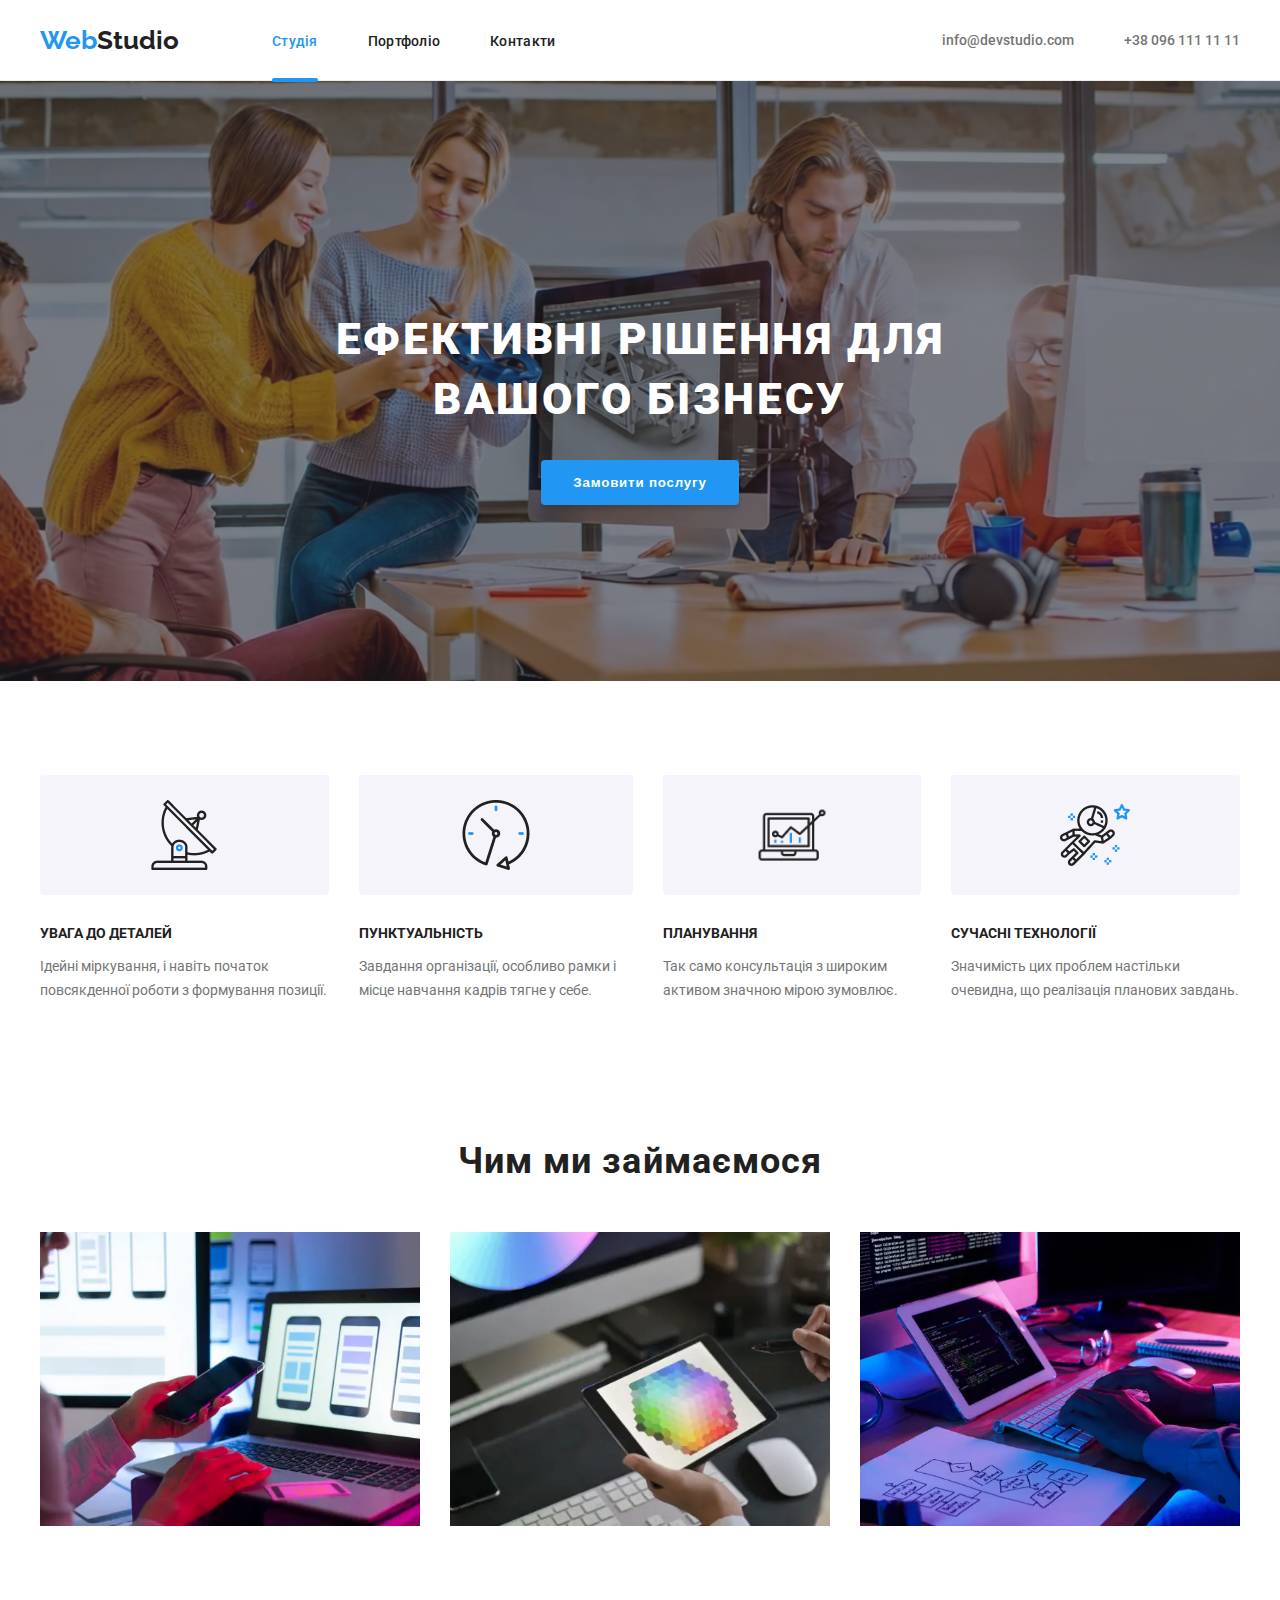
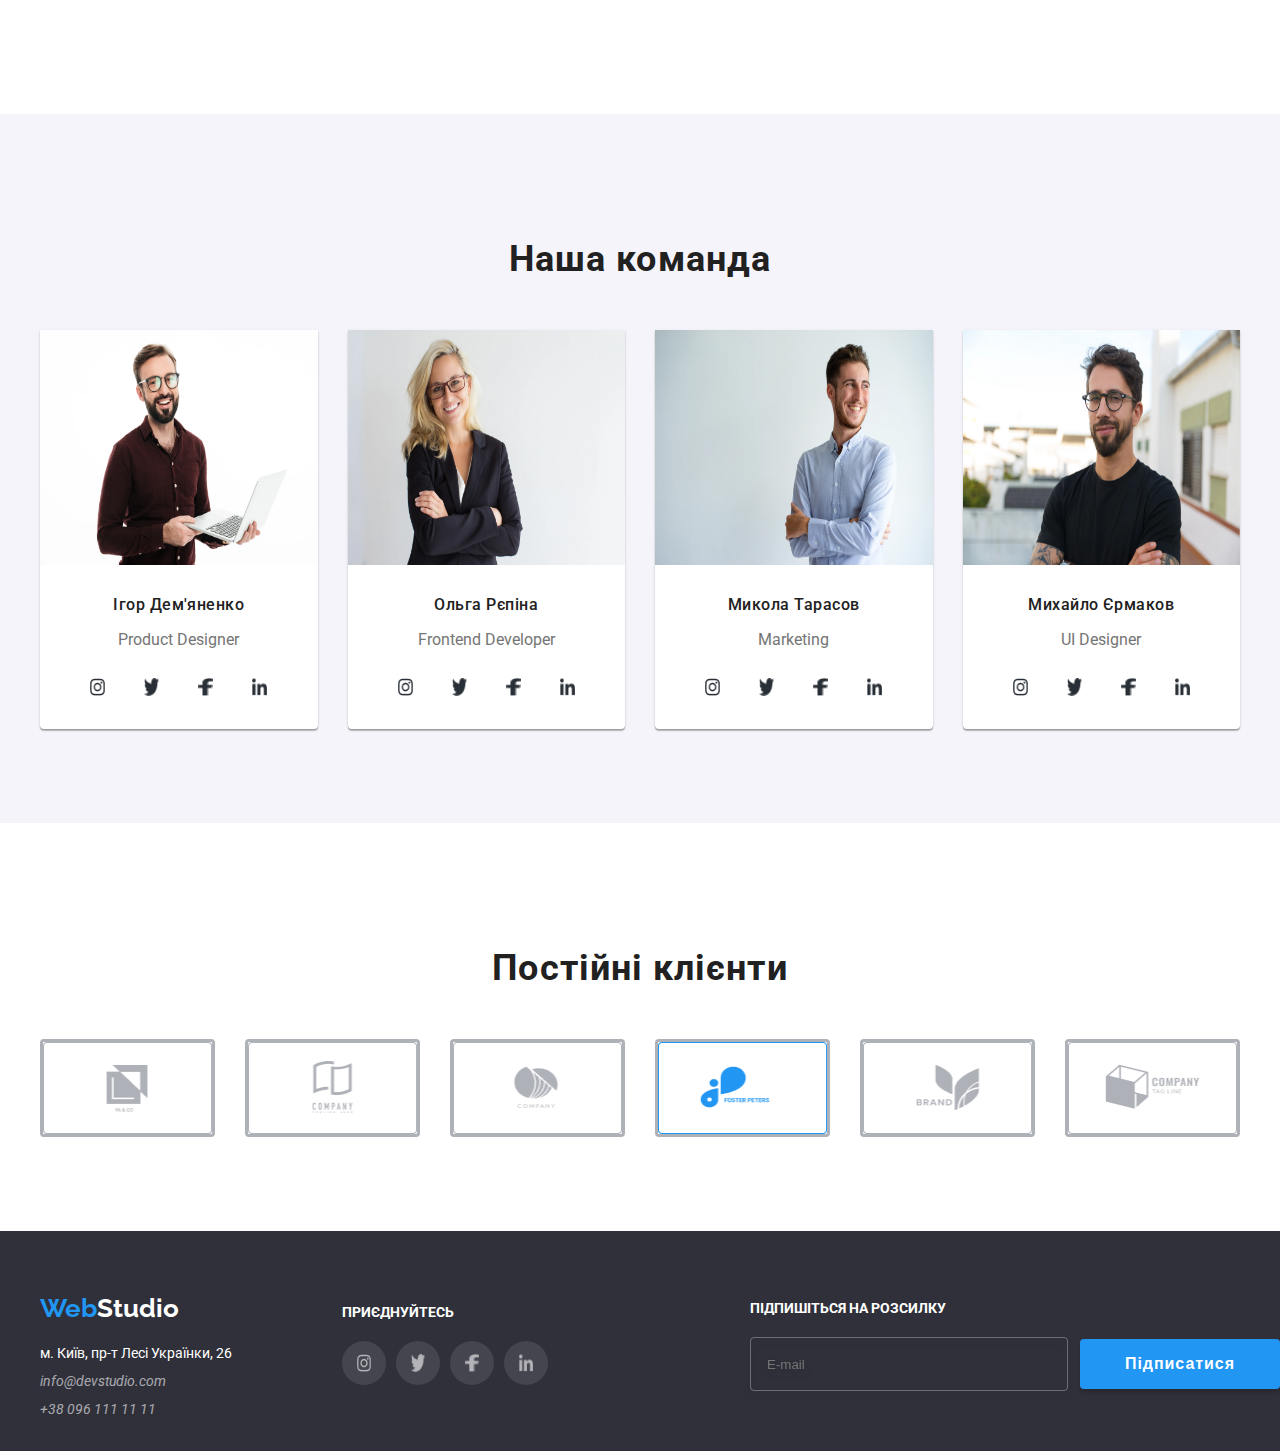
<file: index.html>
<!DOCTYPE html>
<html lang="uk">
  <head>
    <meta charset="UTF-8" />
    <meta name="viewport" content="width=device-width, initial-scale=1.0" />
    <title>WebStudio - Студія</title>
    <link rel="stylesheet" href="style.css" />
    <link
      href="https://fonts.googleapis.com/css2?family=Raleway:wght@700&family=Roboto:wght@400;500;700;900&display=swap"
      rel="stylesheet"
    />
  </head>
  <body>
    <header class="header">
      <div class="container header-container">
        <nav class="nav">
          <a href="index.html" class="logo"
            ><span class="accent">Web</span>Studio</a
          >
          <ul class="nav-list">
            <li><a href="index.html" class="nav-link current">Студія</a></li>
            <li><a href="portfolio.html" class="nav-link">Портфоліо</a></li>
            <li><a href="#" class="nav-link">Контакти</a></li>
          </ul>
        </nav>
        <div class="contacts">
          <a href="mailto:info@devstudio.com" class="contact-link"
            >info@devstudio.com</a
          >
          <a href="tel:+380961111111" class="contact-link">+38 096 111 11 11</a>
        </div>
      </div>
    </header>

    <main>
      <section class="hero">
        <h1 class="hero-title">
          Ефективні рішення для <br />
          вашого бізнесу
        </h1>
        <button class="hero-btn" data-modal-open>Замовити послугу</button>
        <div class="backdrop is-hidden" data-modal>
          <div class="modal">
            <div class="modal-header">
              <h2>Залиште свої дані, ми вам передзвонимо</h2>
              <button class="btn-close" data-modal-close>&times;</button>
            </div>

            <form class="order-form">
              <label class="form-field">
                <span>Ім'я</span>
                <input type="text" class="input" placeholder="ваше ім'я" />
              </label>

              <label class="form-field">
                <span>Телефон</span>
                <input
                  type="tel"
                  class="input"
                  placeholder="+380xxxxxxxxxx"
                  pattern="\+380\d{9}"
                  maxlength="13"
                  required
                />
              </label>

              <label class="form-field">
                <span>Пошта</span>
                <input
                  type="email"
                  class="input"
                  name="email"
                  placeholder="example@email.com"
                />
              </label>

              <label class="form-field">
                <span>Коментар</span>
                <textarea
                  class="input"
                  name="comment"
                  placeholder="Ваш коментар..."
                  rows="4"
                ></textarea>
              </label>

              <label class="checkbox-field">
                <input type="checkbox" />
                <span
                  >Погоджуюся з розсилкою та приймаю
                  <a href="#">Умови договору</a></span
                >
              </label>
              <button type="submit" class="submit-btn">Відправити</button>
            </form>
          </div>
        </div>
      </section>

      <section class="section">
        <div class="container">
          <ul class="features-list">
            <li>
              <div class="feature-icon-box">
                <img src="images/satellite.png" alt="Супутник" />
              </div>
              <h3 class="feature-title">Увага до деталей</h3>
              <p class="feature-text">
                Ідейні міркування, і навіть початок повсякденної роботи з
                формування позиції.
              </p>
            </li>
            <li>
              <div class="feature-icon-box">
                <img src="images/clock.png" alt="Годинник" />
              </div>
              <h3 class="feature-title">Пунктуальність</h3>
              <p class="feature-text">
                Завдання організації, особливо рамки і місце навчання кадрів
                тягне у себе.
              </p>
            </li>
            <li>
              <div class="feature-icon-box">
                <img src="images/laptop.png" alt="Ноутбук" />
              </div>
              <h3 class="feature-title">Планування</h3>
              <p class="feature-text">
                Так само консультація з широким активом значною мірою зумовлює.
              </p>
            </li>
            <li>
              <div class="feature-icon-box">
                <img src="images/astronaut.png" alt="Космонавт" />
              </div>
              <h3 class="feature-title">Сучасні технології</h3>
              <p class="feature-text">
                Значимість цих проблем настільки очевидна, що реалізація
                планових завдань.
              </p>
            </li>
          </ul>
        </div>
      </section>

      <section class="works-section">
        <div class="container">
          <h2 class="section-title">Чим ми займаємося</h2>

          <div class="works-grid">
            <div class="work-item">
              <img src="images/laptop-color.webp" alt="Цифровий простір" />
              <div class="work-overlay">
                <span>ДЕСКТОПНІ ДОДАТКИ</span>
              </div>
            </div>

            <div class="work-item">
              <img src="images/graphics.webp" alt="Цифровий простір" />
              <div class="work-overlay">
                <span>МОБІЛЬНІ ДОДАТКИ</span>
              </div>
            </div>

            <div class="work-item">
              <img src="images/workplace.webp" alt="Цифровий простір" />
              <div class="work-overlay">
                <span>ДИЗАЙНЕРСЬКІ РІШЕННЯ</span>
              </div>
            </div>
          </div>
        </div>
      </section>

      <section class="team-section">
        <div class="container">
          <h2 class="section-title">Наша команда</h2>
          <div class="team-grid">
            <div class="team-member">
              <img src="images/manWithLaptop.webp" alt="Ігор Дем'яненко" />
              <h3 class="member-name">Ігор Дем'яненко</h3>
              <p class="member-role">Product Designer</p>
              <ul class="social-list">
                <li class="social-item">
                  <a href="" class="social-link"
                    ><img src="./images/instagram.png" alt="Instagram"
                  /></a>
                </li>
                <li class="social-item">
                  <a href="" class="social-link"
                    ><img src="./images/twitter.png" alt="Twitter"
                  /></a>
                </li>
                <li class="social-item">
                  <a href="" class="social-link"
                    ><img src="./images/facebook.png" alt="Facebook"
                  /></a>
                </li>
                <li class="social-item">
                  <a href="" class="social-link"
                    ><img src="./images/in.png" alt="LinkedIn"
                  /></a>
                </li>
              </ul>
            </div>
            <div class="team-member">
              <img src="images/woman.webp" alt="Ольга Рєпіна" />
              <h3 class="member-name">Ольга Рєпіна</h3>
              <p class="member-role">Frontend Developer</p>
              <ul class="social-list">
                <li class="social-item">
                  <a href="" class="social-link"
                    ><img src="./images/instagram.png" alt="Instagram"
                  /></a>
                </li>
                <li class="social-item">
                  <a href="" class="social-link"
                    ><img src="./images/twitter.png" alt="Twitter"
                  /></a>
                </li>
                <li class="social-item">
                  <a href="" class="social-link"
                    ><img src="./images/facebook.png" alt="Facebook"
                  /></a>
                </li>
                <li class="social-item">
                  <a href="" class="social-link"
                    ><img src="./images/in.png" alt="LinkedIn"
                  /></a>
                </li>
              </ul>
            </div>
            <div class="team-member">
              <img src="images/man.webp" alt="Микола Тарасов" />
              <h3 class="member-name">Микола Тарасов</h3>
              <p class="member-role">Marketing</p>
              <ul class="social-list">
                <li class="social-item">
                  <a href="" class="social-link"
                    ><img src="./images/instagram.png" alt="Instagram"
                  /></a>
                </li>
                <li class="social-item">
                  <a href="" class="social-link"
                    ><img src="./images/twitter.png" alt="Twitter"
                  /></a>
                </li>
                <li class="social-item">
                  <a href="" class="social-link"
                    ><img src="./images/facebook.png" alt="Facebook"
                  /></a>
                </li>
                <li class="social-item">
                  <a href="" class="social-link"
                    ><img src="./images/in.png" alt="LinkedIn"
                  /></a>
                </li>
              </ul>
            </div>
            <div class="team-member">
              <img src="images/manWithGlasses.webp" alt="Михайло Єрмаков" />
              <h3 class="member-name">Михайло Єрмаков</h3>
              <p class="member-role">UI Designer</p>
              <ul class="social-list">
                <li class="social-item">
                  <a href="" class="social-link"
                    ><img src="./images/instagram.png" alt="Instagram"
                  /></a>
                </li>
                <li class="social-item">
                  <a href="" class="social-link"
                    ><img src="./images/twitter.png" alt="Twitter"
                  /></a>
                </li>
                <li class="social-item">
                  <a href="" class="social-link"
                    ><img src="./images/facebook.png" alt="Facebook"
                  /></a>
                </li>
                <li class="social-item">
                  <a href="" class="social-link"
                    ><img src="./images/in.png" alt="LinkedIn"
                  /></a>
                </li>
              </ul>
            </div>
          </div>
        </div>
      </section>

      <section class="section">
        <div class="container">
          <h2 class="section-title">Постійні клієнти</h2>

          <ul class="clients-list">
            <li class="client-item">
              <img src="./images/сlient.png" alt="Client 1" />
            </li>
            <li class="client-item">
              <img src="./images/сlient2.png" alt="Client 2" />
            </li>
            <li class="client-item">
              <img src="./images/сlient3.png" alt="Client 3" />
            </li>
            <li class="client-item">
              <img src="./images/сlient4.png" alt="Client 4" />
            </li>
            <li class="client-item">
              <img src="./images/сlient5.png" alt="Client 5" />
            </li>
            <li class="client-item">
              <img src="./images/сlient6.png" alt="Client 6" />
            </li>
          </ul>
        </div>
      </section>
    </main>

    <footer class="footer">
      <div class="container footer-container">
        <div class="footer-address-side">
          <a href="index.html" class="logo logo-footer"
            ><span class="accent">Web</span>Studio</a
          >
          <address class="address">
            <ul class="address-list">
              <li>
                <span class="white-text">м. Київ, пр-т Лесі Українки, 26</span>
              </li>
              <li>
                <a href="mailto:info@devstudio.com" class="footer-link"
                  >info@devstudio.com</a
                >
              </li>
              <li>
                <a href="tel:+380961111111" class="footer-link"
                  >+38 096 111 11 11</a
                >
              </li>
            </ul>
          </address>
        </div>
        <div class="footer-socials">
          <p class="footer-title">Приєднуйтесь</p>
          <div class="social-links">
            <a href="#" class="footer-social-icon"
              ><img src="./images/instagram.png" alt="instagram"
            /></a>
            <a href="#" class="footer-social-icon"
              ><img src="./images/twitter.png" alt="twitter"
            /></a>
            <a href="#" class="footer-social-icon"
              ><img src="./images/facebook.png" alt="facebook"
            /></a>
            <a href="#" class="footer-social-icon"
              ><img src="./images/in.png" alt="in"
            /></a>
          </div>
        </div>
      </div>
      <div class="footer-subscribe">
        <p class="footer-title">Підпишіться на розсилку</p>
        <form class="subscribe-form">
          <input
            type="email"
            name="email"
            placeholder="E-mail"
            class="subscribe-input"
          />
          <button type="submit" class="subscribe-button">Підписатися</button>
        </form>
      </div>
    </footer>
    <script src="modal.js"></script>
  </body>
</html>
</file>
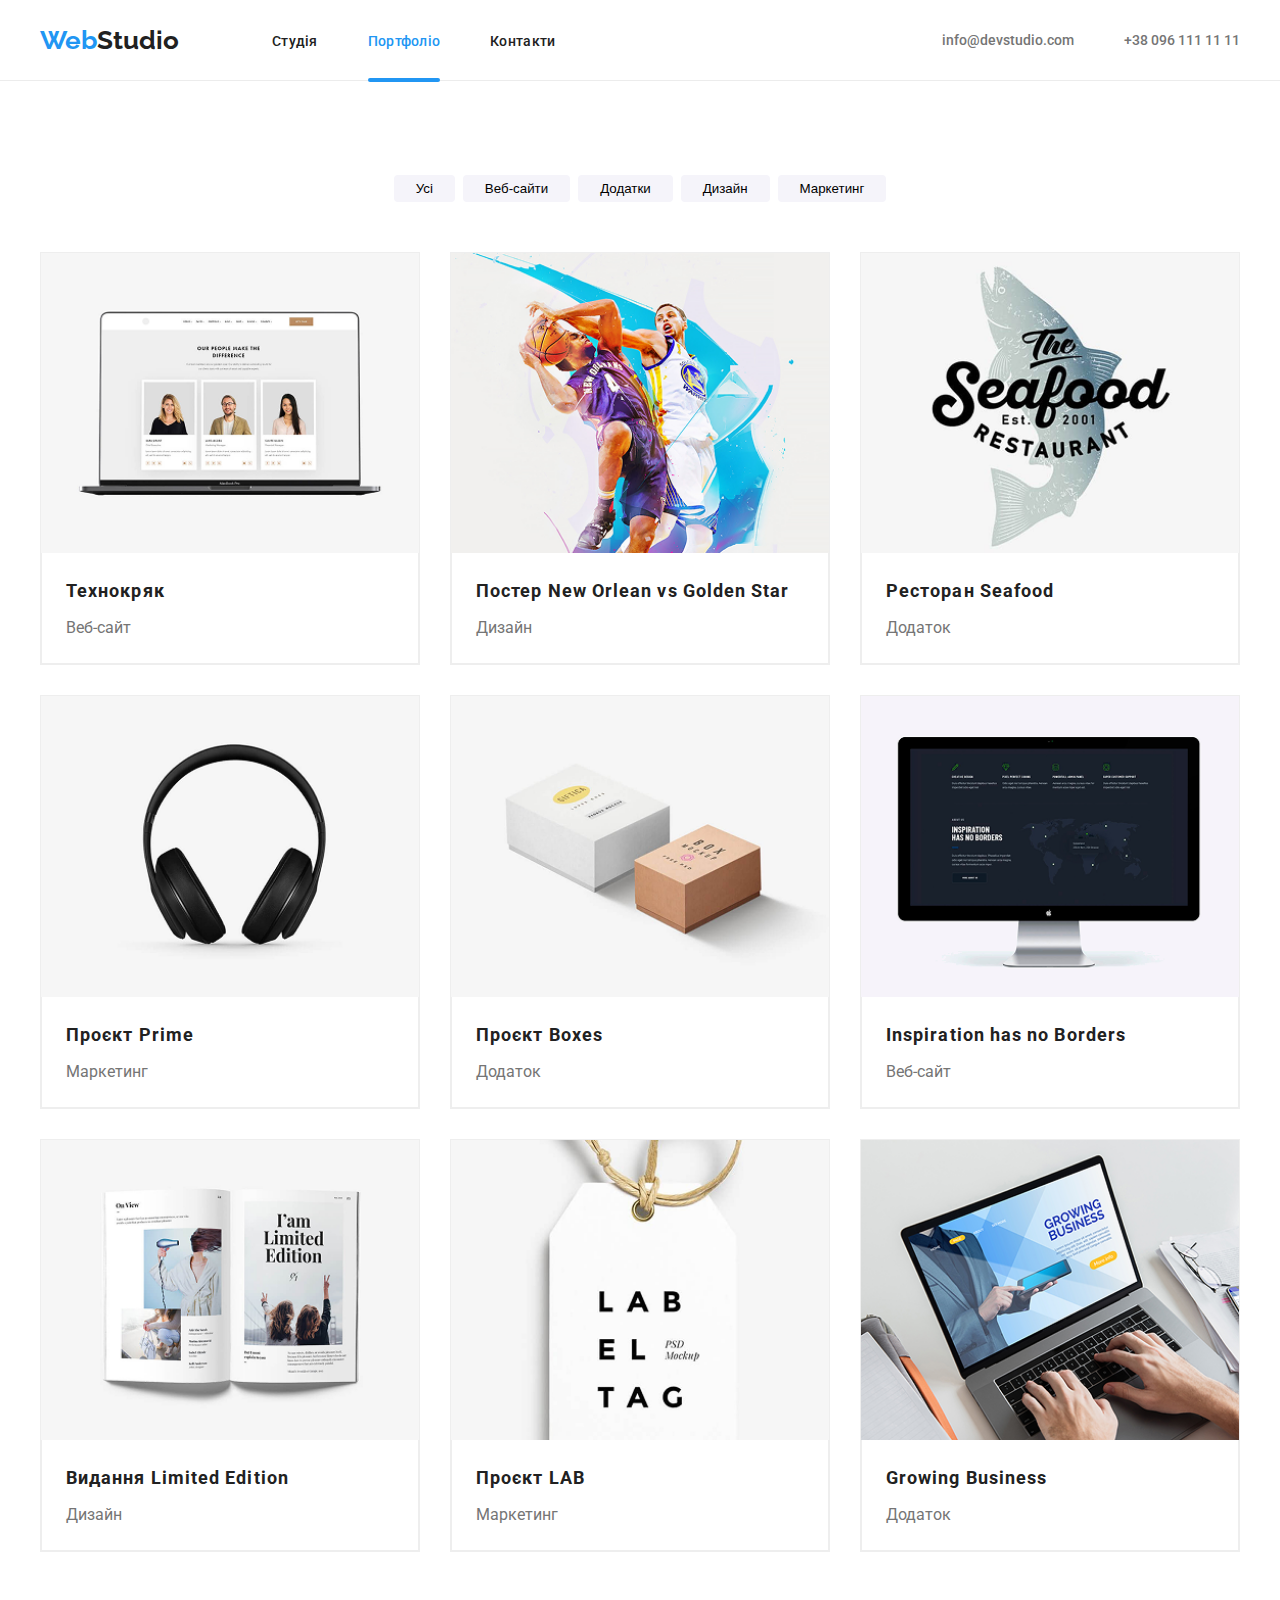
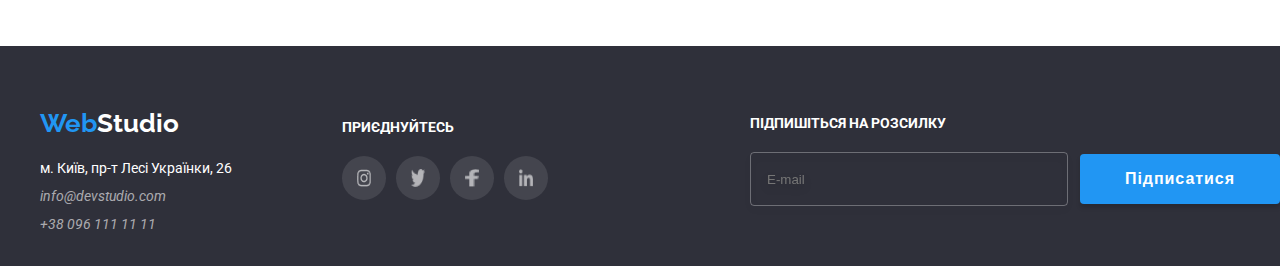
<file: portfolio.html>
<!DOCTYPE html>
<html lang="uk">
  <head>
    <meta charset="UTF-8" />
    <meta name="viewport" content="width=device-width, initial-scale=1.0" />
    <title>WebStudio - Портфоліо</title>
    <link rel="stylesheet" href="style.css" />
    <link
      href="https://fonts.googleapis.com/css2?family=Raleway:wght@700&family=Roboto:wght@400;500;700;900&display=swap"
      rel="stylesheet"
    />
  </head>
  <body>
    <header class="header">
      <div class="container header-container">
        <nav class="nav">
          <a href="index.html" class="logo"
            ><span class="accent">Web</span>Studio</a
          >
          <ul class="nav-list">
            <li><a href="index.html" class="nav-link">Студія</a></li>
            <li>
              <a href="portfolio.html" class="nav-link current">Портфоліо</a>
            </li>
            <li><a href="#" class="nav-link">Контакти</a></li>
          </ul>
        </nav>
        <div class="contacts">
          <a href="mailto:info@devstudio.com" class="contact-link"
            >info@devstudio.com</a
          >
          <a href="tel:+380961111111" class="contact-link">+38 096 111 11 11</a>
        </div>
      </div>
    </header>

    <div class="container">
      <ul class="filter-list">
        <li><button type="button" class="filter-btn">Усі</button></li>
        <li><button type="button" class="filter-btn">Веб-сайти</button></li>
        <li><button type="button" class="filter-btn">Додатки</button></li>
        <li><button type="button" class="filter-btn">Дизайн</button></li>
        <li><button type="button" class="filter-btn">Маркетинг</button></li>
      </ul>

      <ul class="project-grid">
        <li class="project-item">
          <img src="images/laptop-reviews.png" alt="Технокряк" />
          <div class="project-meta">
            <h2 class="project-title">Технокряк</h2>
            <p class="project-type">Веб-сайт</p>
          </div>
        </li>
        <li class="project-item">
          <img src="images/bascketball.png" alt="Постер" />
          <div class="project-meta">
            <h2 class="project-title">Постер New Orlean vs Golden Star</h2>
            <p class="project-type">Дизайн</p>
          </div>
        </li>
        <li class="project-item">
          <img src="images/seafood.png" alt="Ресторан" />
          <div class="project-meta">
            <h2 class="project-title">Ресторан Seafood</h2>
            <p class="project-type">Додаток</p>
          </div>
        </li>
        <li class="project-item">
          <img src="images/headphone.png" alt="Prime" />
          <div class="project-meta">
            <h2 class="project-title">Проєкт Prime</h2>
            <p class="project-type">Маркетинг</p>
          </div>
        </li>
        <li class="project-item">
          <img src="images/bricks.png" alt="Boxes" />
          <div class="project-meta">
            <h2 class="project-title">Проєкт Boxes</h2>
            <p class="project-type">Додаток</p>
          </div>
        </li>
        <li class="project-item">
          <img src="images/screen.png" alt="Inspiration" />
          <div class="project-meta">
            <h2 class="project-title">Inspiration has no Borders</h2>
            <p class="project-type">Веб-сайт</p>
          </div>
        </li>
        <li class="project-item">
          <img src="images/book.png" alt="Limited Edition" />
          <div class="project-meta">
            <h2 class="project-title">Видання Limited Edition</h2>
            <p class="project-type">Дизайн</p>
          </div>
        </li>
        <li class="project-item">
          <img src="images/label.png" alt="LAB" />
          <div class="project-meta">
            <h2 class="project-title">Проєкт LAB</h2>
            <p class="project-type">Маркетинг</p>
          </div>
        </li>
        <li class="project-item">
          <img src="images/business-laptop.png" alt="Growing Business" />
          <div class="project-meta">
            <h2 class="project-title">Growing Business</h2>
            <p class="project-type">Додаток</p>
          </div>
        </li>
      </ul>
    </div>

    <footer class="footer">
      <div class="container footer-container">
        <div class="footer-address-side">
          <a href="index.html" class="logo logo-footer"
            ><span class="accent">Web</span>Studio</a
          >
          <address class="address">
            <ul class="address-list">
              <li>
                <span class="white-text">м. Київ, пр-т Лесі Українки, 26</span>
              </li>
              <li>
                <a href="mailto:info@devstudio.com" class="footer-link"
                  >info@devstudio.com</a
                >
              </li>
              <li>
                <a href="tel:+380961111111" class="footer-link"
                  >+38 096 111 11 11</a
                >
              </li>
            </ul>
          </address>
        </div>
        <div class="footer-socials">
          <p class="footer-title">Приєднуйтесь</p>
          <div class="social-links">
            <a href="#" class="footer-social-icon ig"
              ><img src="./images/instagram.png" alt="instagram"
            /></a>
            <a href="#" class="footer-social-icon tw"
              ><img src="./images/twitter.png" alt="twitter"
            /></a>
            <a href="#" class="footer-social-icon fb"
              ><img src="./images/facebook.png" alt="facebook"
            /></a>
            <a href="#" class="footer-social-icon in"
              ><img src="./images/in.png" alt="in"
            /></a>
          </div>
        </div>
      </div>
      <div class="footer-subscribe">
        <p class="footer-title">Підпишіться на розсилку</p>
        <form class="subscribe-form">
          <input
            type="email"
            name="email"
            placeholder="E-mail"
            class="subscribe-input"
          />
          <button type="submit" class="subscribe-button">Підписатися</button>
        </form>
      </div>
    </footer>
  </body>
</html>
</file>
<file: style.css>
:root {
    --primary-blue: #2196F3;
    --dark-grey: #2F303A;
    --text-main: #212121;
    --text-grey: #757575;
    --white: #FFFFFF;
    --bg-light: #F5F4FA;
    --border-grey: #EEEEEE;
}

body {
    font-family: 'Roboto', sans-serif;
    color: var(--text-main);
    margin: 0;
}

ul {
    list-style: none;
    padding: 0;
    margin: 0;
}

a {
    text-decoration: none;
    color: inherit;
}
.hero {
    height: 200px;
}

img {
    display: block;
    max-width: 100%;
    height: auto;
}

.container {
    width: 1200px;
    padding: 0 15px;
    margin: 0 auto;
}

.section {
    padding: 94px 0;
}

.section.no-padding-top {
    padding-top: 0;
}

.section-title {
    font-weight: 700;
    font-size: 36px;
    text-align: center;
    margin-bottom: 50px;
}

.header {
    border-bottom: 1px solid #ECECEC;
}

.header-container {
    display: flex;
    align-items: center;
    justify-content: space-between;
    height: 80px;
}

.nav {
    display: flex;
    align-items: center;
}

.logo {
    font-family: 'Raleway', sans-serif;
    font-weight: 700;
    font-size: 26px;
    margin-right: 93px;
}

.accent {
    color: var(--primary-blue);
}

.nav-list {
    display: flex;
    gap: 50px;
}

.nav-link {
    font-weight: 500;
    font-size: 14px;
    letter-spacing: 0.02em;
    padding: 32px 0;
    position: relative;
    transition: color 0.3s;
}

.nav-link:hover,
.nav-link.current {
    color: var(--primary-blue);
}

.nav-link.current::after {
    content: '';
    position: absolute;
    bottom: -1px;
    left: 0;
    width: 100%;
    height: 4px;
    background: var(--primary-blue);
    border-radius: 2px;
}

.contacts {
    display: flex;
    gap: 50px;
}

.contact-link {
    color: var(--text-grey);
    font-weight: 500;
    font-size: 14px;
    transition: color 0.3s;
}

.contact-link:hover {
    color: var(--primary-blue);
}

.hero {
    background-color: #2F303A;
    padding: 200px 0;
    text-align: center;
    background-image: linear-gradient(rgba(47, 48, 58, 0.4), rgba(47, 48, 58, 0.4)), url('images/emptyTitle.png');
    background-size: cover;
    background-position: center;
}

.hero-title {
    font-size: 44px;
    font-weight: 900;
    line-height: 1.36;
    letter-spacing: 0.06em;
    text-transform: uppercase;
    color: white;
    margin-bottom: 30px;
}

.hero-btn {
    background-color: var(--primary-blue);
    color: white;
    font-weight: 700;
    line-height: 1.88;
    letter-spacing: 0.06em;
    padding: 10px 32px;
    border: none;
    border-radius: 4px;
    cursor: pointer;
    box-shadow: 0px 4px 4px rgba(0, 0, 0, 0.15);
    transition: background-color 250ms cubic-bezier(0.4, 0, 0.2, 1);
}

.hero-btn:hover {
    background-color: #188CE8;
}

.backdrop {
    position: fixed;
    top: 0;
    left: 0;
    width: 100%;
    height: 100%;
    background-color: rgba(0, 0, 0, 0.2);
    display: flex;
    justify-content: center;
    align-items: center;
    z-index: 100;
    transition: opacity 250ms linear, visibility 250ms linear;
}

.modal {
    position: relative;
    width: 100%;
    max-width: 528px;
    min-height: 581px;
    background-color: #FFFFFF;
    box-shadow: 0px 1px 3px rgba(0, 0, 0, 0.12), 0px 1px 1px rgba(0, 0, 0, 0.14), 0px 2px 1px rgba(0, 0, 0, 0.2);
    border-radius: 4px;
    padding: 40px;
}

.modal-header h2 {
    font-size: 20px;
    font-weight: 700;
    text-align: center;
    letter-spacing: 0.03em;
    color: var(--dark-text);
    margin-bottom: 12px;
    margin-top: 0;
}

.btn-close {
    position: absolute;
    top: 8px;
    right: 8px;
    width: 30px;
    height: 30px;
    background: #FFFFFF;
    border: 1px solid rgba(0, 0, 0, 0.1);
    border-radius: 50%;
    display: flex;
    justify-content: center;
    align-items: center;
    cursor: pointer;
    font-size: 20px;
    color: #000000;
    transition: color 250ms cubic-bezier(0.4, 0, 0.2, 1);
}

.btn-close:hover {
    color: var(--primary-blue);
}

.form-field {
    display: block;
    margin-bottom: 10px;
    text-align: left;
}

.form-field span {
    display: block;
    font-size: 12px;
    letter-spacing: 0.01em;
    color: var(--grey-text);
    margin-bottom: 4px;
    font-weight: 400;
}

.input {
    width: 90%;
    height: 40px;
    border: 1px solid color(gray);
    border-radius: 4px;
    padding-left: 42px;
    outline: none;
    transition: border-color 250ms cubic-bezier(0.4, 0, 0.2, 1);
    font-size: 14px;
}

.input:focus {
    border-color: var(--primary-blue);
}

input[type="text"].input {
    background-image: url("data:image/svg+xml,%3Csvg xmlns='http://www.w3.org/2000/svg' width='18' height='18' viewBox='0 0 18 18'%3E%3Cpath d='M9 9c2.21 0 4-1.79 4-4s-1.79-4-4-4-4 1.79-4 4 1.79 4 4 4zm0 2c-2.67 0-8 1.34-8 4v2h16v-2c0-2.66-5.33-4-8-4z'/%3E%3C/svg%3E");
    background-repeat: no-repeat;
    background-position: 12px center;
}

input[type="tel"].input {
    background-image: url("data:image/svg+xml,%3Csvg xmlns='http://www.w3.org/2000/svg' width='18' height='18' viewBox='0 0 18 18'%3E%3Cpath d='M3.62 7.79c1.44 2.83 3.76 5.14 6.59 6.59l2.2-2.2c.27-.27.67-.36 1.02-.24 1.12.37 2.33.57 3.57.57.55 0 1 .45 1 1V17c0 .55-.45 1-1 1C7.48 18 0 10.52 0 1c0-.55.45-1 1-1h3.5c.55 0 1 .45 1 1 0 1.25.2 2.45.57 3.57.11.35.03.74-.25 1.02l-2.2 2.2z'/%3E%3C/svg%3E");
    background-repeat: no-repeat;
    background-position: 12px center;
}

input[type="email"].input {
    background-image: url("data:image/svg+xml,%3Csvg xmlns='http://www.w3.org/2000/svg' width='18' height='18' viewBox='0 0 18 18'%3E%3Cpath d='M16 2H2C.9 2 0 2.9 0 4v10c0 1.1.9 2 2 2h14c1.1 0 2-.9 2-2V4c0-1.1-.9-2-2-2zm0 4l-7 4.5L2 6V4l7 4.5L16 4v2z'/%3E%3C/svg%3E");
    background-repeat: no-repeat;
    background-position: 12px center;
}

textarea.input {
    width: 93%;
    height: 120px;
    padding: 12px 16px;
    resize: none;
    background-image: none;
    border: 1px solid color(gray);
}

textarea.input::placeholder {
    color: rgba(117, 117, 117, 0.5);
    font-size: 12px;
}

.checkbox-field {
    display: flex;
    align-items: center;
    justify-content: center;
    margin-top: 20px;
    margin-bottom: 30px;
    font-size: 14px;
    color: var(--grey-text);
}

.checkbox-field input[type="checkbox"] {
    width: 16px;
    height: 15px;
    margin-right: 8px;
    cursor: pointer;
}

.checkbox-field a {
    color: var(--primary-blue);
    text-decoration: underline;
    margin-left: 4px;
}

.submit-btn {
    display: block;
    margin: 0 auto;
    width: 200px;
    height: 50px;
    background-color: var(--primary-blue);
    color: white;
    font-weight: 700;
    font-size: 16px;
    line-height: 1.88;
    letter-spacing: 0.06em;
    border: none;
    border-radius: 4px;
    cursor: pointer;
    box-shadow: 0px 4px 4px rgba(0, 0, 0, 0.15);
    transition: background-color 250ms cubic-bezier(0.4, 0, 0.2, 1);
}

.submit-btn:hover {
    background-color: #188CE8;
}

.is-hidden {
    opacity: 0;
    visibility: hidden;
    pointer-events: none;
}
.features-list {
    display: flex;
    gap: 30px;
}

.feature-icon-box {
    background: var(--bg-light);
    height: 120px;
    display: flex;
    justify-content: center;
    align-items: center;
    margin-bottom: 30px;
    border-radius: 4px;
}

.feature-title {
    font-size: 14px;
    text-transform: uppercase;
    margin-bottom: 10px;
}

.feature-text {
    font-size: 14px;
    color: var(--text-grey);
    line-height: 1.7;
}

.works-section {
    padding: 0 0 94px 0;
}

.section-title {
    font-size: 36px;
    font-weight: 700;
    text-align: center;
    letter-spacing: 0.03em;
    margin-bottom: 50px;
    color: var(--text-dark);
}

.works-grid {
    display: grid;
    grid-template-columns: repeat(3, 1fr);
    gap: 30px;
}

.work-item {
    position: relative;
    overflow: hidden;
    height: 294px;
    transition: transform 0.3s ease, box-shadow 0.3s ease;
}

.work-item img {
    display: block;
    width: 100%;
    height: 100%;
    object-fit: cover;
}

.work-overlay {
    position: absolute;
    left: 0;
    bottom: 0;
    width: 100%;
    height: 35%;
    background: rgba(0, 0, 0, 0.6);

    display: flex;
    align-items: center;
    justify-content: center;

    transform: translateY(100%);
    transition: transform 0.4s ease;
}

.work-item:hover .work-overlay {
    transform: translateY(0);
}

.work-item:hover {
    transform: translateY(-6px);
    box-shadow: 0 15px 30px rgba(0, 0, 0, 0.25);
}

.work-overlay span {
    color: #fff;
    font-size: 18px;
    font-weight: 600;
    text-transform: uppercase;
}

.team-section {
    background-color: #F5F4FA;
    padding: 94px 0;
    margin-top: 94px;
}

.team-member {
    background-color: var(--white);
    text-align: center;
    overflow: hidden;
    border-radius: 0 0 4px 4px;
    transition: transform 0.3s ease;
}

.team-member:hover {
    transform: translateY(-5px);
    box-shadow: 0px 4px 8px rgba(0, 0, 0, 0.15);
}

.team-grid {
    display: grid;
    grid-template-columns: repeat(4, 1fr);
    gap: 30px;
}

.team-member {
    background-color: #ffffff;
    text-align: center;
    border-radius: 0 0 4px 4px;
    box-shadow: 0px 1px 3px rgba(0, 0, 0, 0.12), 0px 1px 1px rgba(0, 0, 0, 0.14), 0px 2px 1px rgba(0, 0, 0, 0.2);
    padding-bottom: 20px;
}

.team-member img {
    display: block;
    width: 100%;
    height: 235px;
}

.member-name {
    font-size: 16px;
    font-weight: 500;
    margin-top: 30px;
    margin-bottom: 10px;
    letter-spacing: 0.03em;
}

.member-role {
    font-size: 16px;
    margin-bottom: 16px;
    color: #757575;
}

.social-list {
    display: flex;
    justify-content: center;
    gap: 10px;
    list-style: none;
    padding: 0;
    margin: 0;
}
/*
ттстстттттттссввсттттттттттуууууууууууууттттттттттттттттеееееееееееееееееееееееееееееееееееееееееееееееееееееееееееееееееее
*/
.social-link {
    display: flex;
    align-items: center;
    justify-content: center;
    width: 44px;
    height: 44px;
    border-radius: 50%;
    background-color: transparent;
    transition: background-color 0.3s ease;
}

.social-link:hover,
.social-link:focus {
    background-color: #2196F3;
}

.social-link img {
    width: 15px;
    height: 18px;
    transition: filter 0.3s ease;
}

.social-link:hover img {
    filter: brightness(0) invert(1);
}

.clients-list {
    display: flex;
    gap: 30px;
    padding: 0;
    margin: 0;
    list-style: none;
}

.client-item {
    width: 170px;
    height: 92px;
    border: 3px solid #AFB1B8;
    color: #AFB1B8;
    border-radius: 4px;
    display: flex;
    align-items: center;
    justify-content: center;
    transition: border-color 0.3s;
}

.client-item:hover {
    border-color: #2196F3;
}

.client-item img {
    max-width: 100%;
    max-height: 100%;
    display: block;
}

.filter-list {
    display: flex;
    justify-content: center;
    gap: 8px;
    margin-bottom: 50px;
    margin-top: 94px;
}

.filter-btn {
    padding: 6px 22px;
    border: none;
    background: var(--bg-light);
    border-radius: 4px;
    font-weight: 500;
    cursor: pointer;
    transition: all 0.3s;
}

.filter-btn:hover,
.filter-btn.active {
    background: var(--primary-blue);
    color: var(--white);
    box-shadow: 0 3px 1px rgba(0, 0, 0, 0.1);
}

.project-grid {
    display: flex;
    flex-wrap: wrap;
    gap: 30px;
    padding: 0;
    margin: 0;
    list-style: none;
    margin-bottom: 94px;
}

.project-item {
    box-sizing: border-box;
    width: calc((100% - 60px) / 3);
    border: 1px solid #eeeeee;
    background: #ffffff;
}

.project-item img {
    display: block;
    width: 100%;
    height: auto;
}

.project-item {
    transition:
        transform 0.3s ease,
        box-shadow 0.3s ease;
}

.project-item:hover {
    transform: translateY(-6px);
    box-shadow: 0 8px 20px rgba(0, 0, 0, 0.15);
}

.project-meta {
    padding: 20px 24px;
    border-bottom: 1px solid #eeeeee;
    border-left: 1px solid #eeeeee;
    border-right: 1px solid #eeeeee;
}

.project-title {
    font-weight: 700;
    font-size: 18px;
    line-height: 2;
    letter-spacing: 0.06em;
    color: #212121;
    margin: 0 0 4px 0;
}

.project-type {
    font-size: 16px;
    line-height: 1.88;
    color: #757575;
    margin: 0;
}

.footer {
    background: var(--dark-grey);
    padding: 60px 0;
}

.footer-container {
    display: flex;
    align-items: baseline;
}

.logo-footer {
    color: var(--white);
    margin-bottom: 20px;
    display: inline-block;
}

.white-text {
    color: var(--white);
    font-style: normal;
    font-size: 14px;
}

.footer-link {
    color: rgba(255, 255, 255, 0.6);
    font-size: 14px;
    transition: color 0.3s;
}

.footer-link:hover {
    color: var(--primary-blue);
}

.address-list li {
    margin-bottom: 9px;
}

.footer-socials {
    margin-left: 70px;
}

.footer-title {
    margin-bottom: 20px;
    font-weight: 700;
    font-size: 14px;
    line-height: 1.14;
    text-transform: uppercase;
    color: #ffffff;
}

.social-links {
    display: flex;
    gap: 10px;
}

.footer-social-icon {
    display: flex;
    justify-content: center;
    align-items: center;
    width: 44px;
    height: 44px;
    border-radius: 50%;
    background-color: rgba(255, 255, 255, 0.1);
    transition: background-color 0.3s ease;
}

.footer-social-icon img {
    filter: brightness(0) invert(1);
    opacity: 0.6;
    width: 14px;
    height: 18px;
    transition: opacity 0.3s ease;
}

.footer-social-icon:hover,
.footer-social-icon:focus {
    background-color: #2196F3;
}

.footer-social-icon:hover img {
    opacity: 1;
}

.footer-subscribe {
    margin-left: 750px;
    margin-top: -140px;
}

.subscribe-form {
    display: flex;
    align-items: center;
}

.subscribe-input {
    width: 358px;
    height: 50px;
    border: 1px solid rgba(255, 255, 255, 0.3);
    filter: drop-shadow(0px 4px 4px rgba(0, 0, 0, 0.15));
    border-radius: 4px;
    background-color: transparent;
    padding-left: 16px;
    color: #ffffff;
    outline: none;
    margin-right: 12px;
}

.subscribe-button {
    display: flex;
    align-items: center;
    justify-content: center;
    min-width: 200px;
    height: 50px;
    background: #2196f3;
    box-shadow: 0px 4px 4px rgba(0, 0, 0, 0.15);
    border-radius: 4px;
    border: none;
    color: #ffffff;
    font-weight: 700;
    font-size: 16px;
    line-height: 1.88;
    letter-spacing: 0.06em;
    cursor: pointer;
    padding: 10px 28px;
}

.subscribe-icon {
    margin-left: 10px;
    width: 24px;
    height: 24px;
}
</file>
